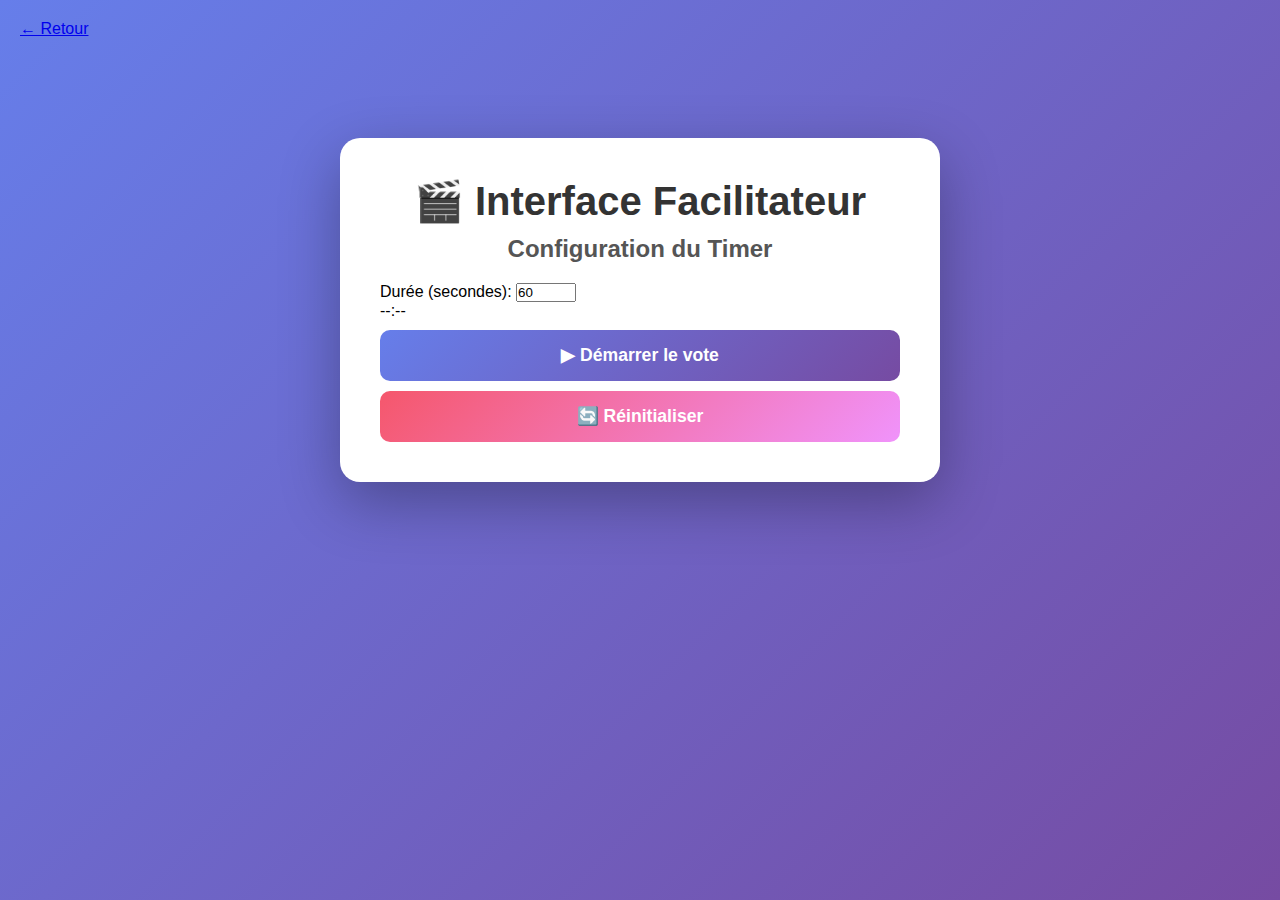
<file: facilitator.html>
<!DOCTYPE html>
<html lang="fr">
<head>
    <meta charset="UTF-8">
    <meta name="viewport" content="width=device-width, initial-scale=1.0">
    <title>Facilitateur - Agile Poker</title>
    <link rel="stylesheet" href="style.css">
</head>
<body>
<a href="index.html" class="back-btn">← Retour</a>

<div class="container">
    <h1>🎬 Interface Facilitateur</h1>

    <div class="timer">
        <h2>Configuration du Timer</h2>
        <div class="timer-config">
            <label for="timerInput">Durée (secondes):</label>
            <input type="number" id="timerInput" value="60" min="10" max="600">
        </div>
        <div class="timer-display" id="facilitatorTimer">--:--</div>
        <div class="timer-controls">
            <button class="btn btn-primary" id="startBtn">
                ▶ Démarrer le vote
            </button>
            <button class="btn btn-danger" id="resetBtn" disabled>
                🔄 Réinitialiser
            </button>
        </div>
    </div>

    <div id="votingStatus" class="hidden">
        <div class="stats">
            <p><strong>Participants ayant voté:</strong> <span id="voteCount">0</span> / 8</p>
            <p><strong>Statut:</strong> <span id="votingStatusText">En attente...</span></p>
        </div>
    </div>

    <div id="resultsSection" class="hidden">
        <h2>📊 Résultats des votes</h2>
        <div class="votes-container" id="votesDisplay"></div>
    </div>
</div>

<script src="script.js"></script>
<script>
    // Initialize facilitator view
    initFacilitator();
</script>
</body>
</html>
</file>
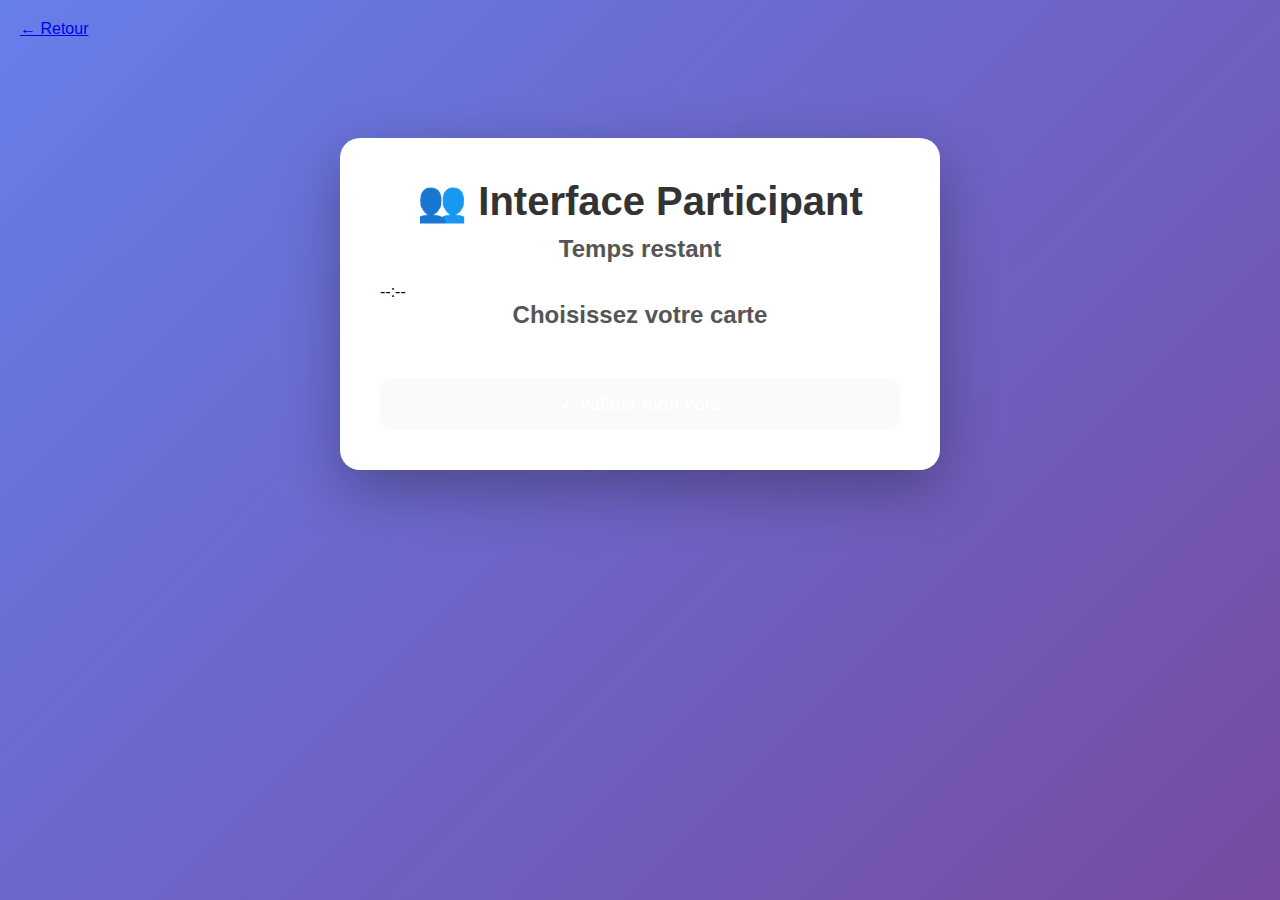
<file: participant.html>
<!DOCTYPE html>
<html lang="fr">
<head>
    <meta charset="UTF-8">
    <meta name="viewport" content="width=device-width, initial-scale=1.0">
    <title>Participant - Agile Poker</title>
    <link rel="stylesheet" href="style.css">
</head>
<body>
<a href="index.html" class="back-btn">← Retour</a>

<div class="container">
    <h1>👥 Interface Participant</h1>

    <div class="timer">
        <h2>Temps restant</h2>
        <div class="timer-display" id="participantTimer">--:--</div>
    </div>

    <div id="participantMessage"></div>

    <div id="cardSelection">
        <h2>Choisissez votre carte</h2>
        <div class="cards-grid" id="participantCards"></div>
        <div class="vote-btn-container">
            <button class="btn btn-success" id="voteBtn" disabled>
                ✓ Valider mon vote
            </button>
        </div>
    </div>
</div>

<script src="script.js"></script>
<script>
    // Initialize participant view
    initParticipant();
</script>
</body>
</html>
</file>
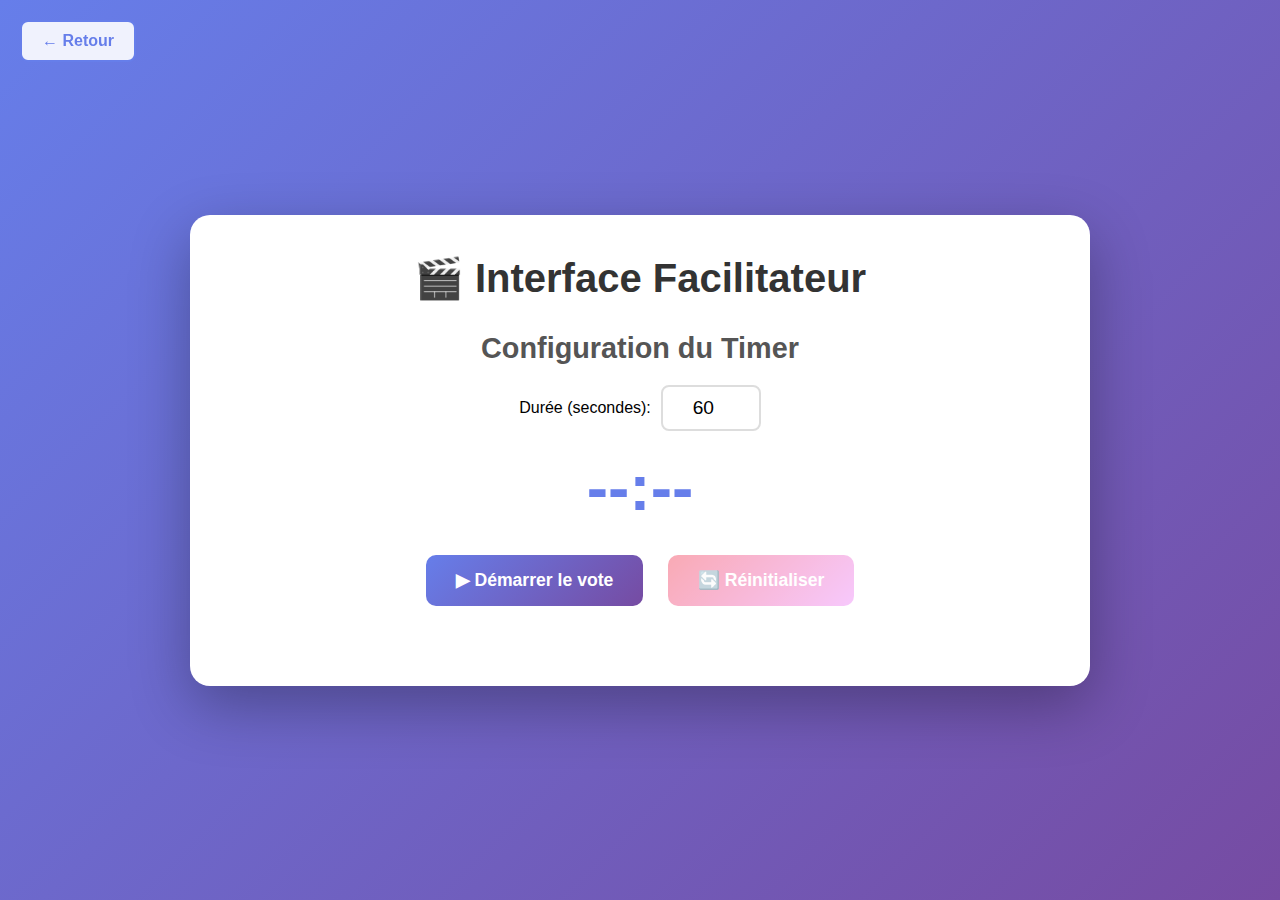
<file: app/facilitator.html>
<!DOCTYPE html>
<html lang="fr">
<head>
    <meta charset="UTF-8">
    <meta name="viewport" content="width=device-width, initial-scale=1.0">
    <title>Facilitateur - Agile Poker</title>
    <link rel="stylesheet" href="../styles/style.css">
</head>
<body>
<a href="../index.html" class="back-btn">← Retour</a>

<div class="container">
    <h1>🎬 Interface Facilitateur</h1>

    <div class="timer">
        <h2>Configuration du Timer</h2>
        <div class="timer-config">
            <label for="timerInput">Durée (secondes):</label>
            <input type="number" id="timerInput" value="60" min="10" max="600">
        </div>
        <div class="timer-display" id="facilitatorTimer">--:--</div>
        <div class="timer-controls">
            <button class="btn btn-primary" id="startBtn">
                ▶ Démarrer le vote
            </button>
            <button class="btn btn-danger" id="resetBtn" disabled>
                🔄 Réinitialiser
            </button>
        </div>
    </div>

    <div id="votingStatus" class="hidden">
        <div class="stats">
            <p><strong>Participants ayant voté:</strong> <span id="voteCount">0</span> / 8</p>
            <p><strong>Statut:</strong> <span id="votingStatusText">En attente...</span></p>
        </div>
    </div>

    <div id="resultsSection" class="hidden">
        <h2>📊 Résultats des votes</h2>
        <div class="votes-container" id="votesDisplay"></div>
    </div>
</div>

<script src="../scripts/script.js"></script>
<script>
    // Initialize facilitator view
    initFacilitator();
</script>
</body>
</html>
</file>
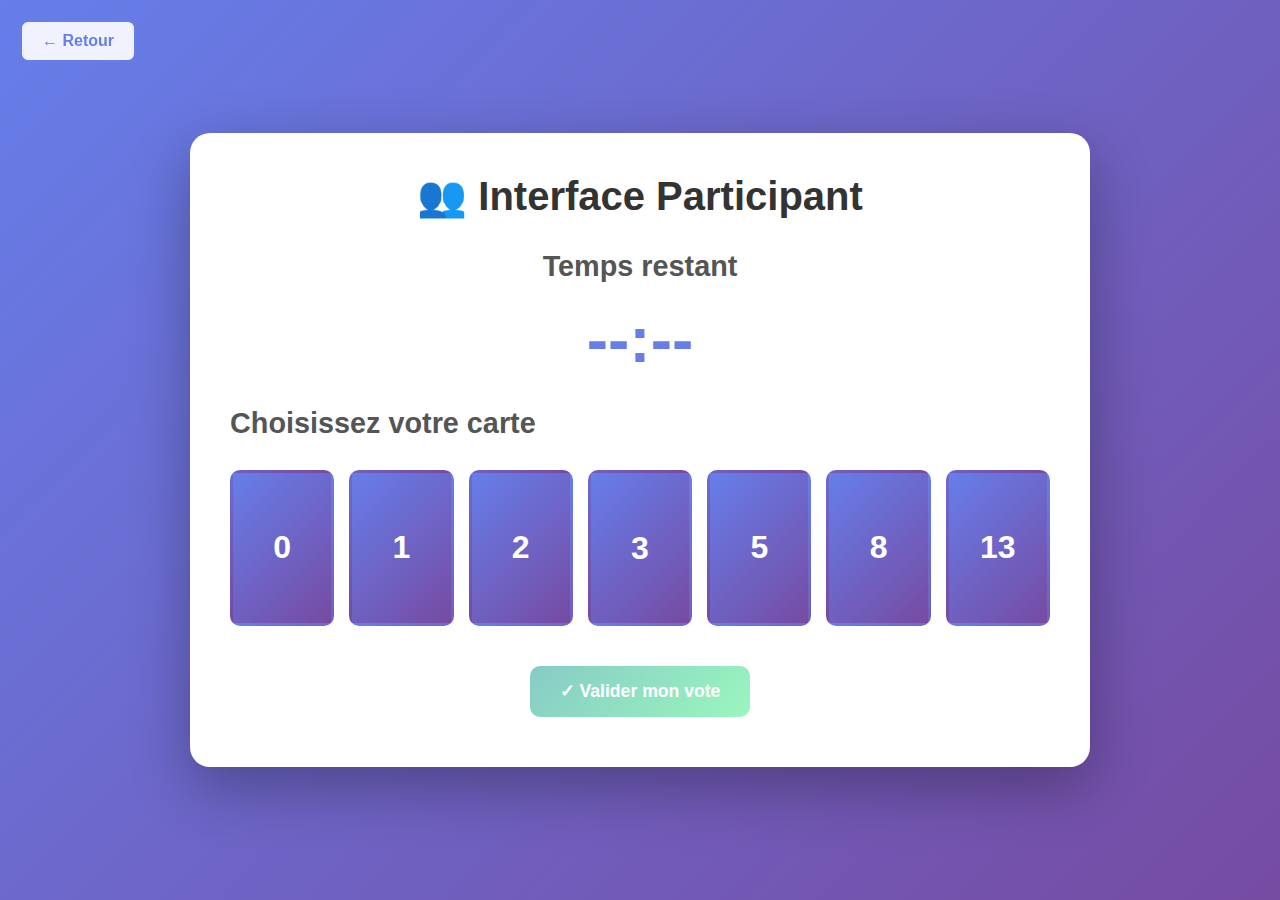
<file: app/participant.html>
<!DOCTYPE html>
<html lang="fr">
<head>
    <meta charset="UTF-8">
    <meta name="viewport" content="width=device-width, initial-scale=1.0">
    <title>Participant - Agile Poker</title>
    <link rel="stylesheet" href="../styles/style.css">
</head>
<body>
<a href="../index.html" class="back-btn">← Retour</a>

<div class="container">
    <h1>👥 Interface Participant</h1>

    <div class="timer">
        <h2>Temps restant</h2>
        <div class="timer-display" id="participantTimer">--:--</div>
    </div>

    <div id="participantMessage"></div>

    <div id="cardSelection">
        <h2>Choisissez votre carte</h2>
        <div class="cards-grid" id="participantCards"></div>
        <div class="vote-btn-container">
            <button class="btn btn-success" id="voteBtn" disabled>
                ✓ Valider mon vote
            </button>
        </div>
    </div>
</div>

<script src="../scripts/script.js"></script>
<script>
    // Initialize participant view
    initParticipant();
</script>
</body>
</html>
</file>
<file: style.css>
* {
    margin: 0;
    padding: 0;
    box-sizing: border-box;
}

body {
    font-family: 'Segoe UI', Tahoma, Geneva, Verdana, sans-serif;
    background: linear-gradient(135deg, #667eea 0%, #764ba2 100%);
    min-height: 100vh;
    padding: 20px;
}

/* ==================== LOGIN SCREEN ==================== */

.container {
    max-width: 600px;
    margin: 100px auto;
    background: white;
    border-radius: 20px;
    box-shadow: 0 20px 60px rgba(0, 0, 0, 0.3);
    padding: 40px;
    animation: fadeIn 0.5s ease;
}

.role-buttons {
    display: grid;
    grid-template-columns: 1fr 1fr;
    gap: 20px;
    margin-top: 30px;
}

.role-btn {
    padding: 40px 20px;
    font-size: 1.2em;
    border: none;
    border-radius: 15px;
    cursor: pointer;
    transition: all 0.3s ease;
    font-weight: bold;
    color: white;
    background: linear-gradient(135deg, #667eea 0%, #764ba2 100%);
}

.role-btn.facilitator {
    background: linear-gradient(135deg, #f093fb 0%, #f5576c 100%);
}

.role-btn.participant {
    background: linear-gradient(135deg, #667eea 0%, #764ba2 100%);
}

.role-btn:hover {
    transform: translateY(-5px);
    box-shadow: 0 10px 25px rgba(0, 0, 0, 0.3);
}

.form-box {
    animation: fadeIn 0.5s ease;
}

.back-link {
    background: none;
    border: none;
    color: #667eea;
    cursor: pointer;
    font-size: 1em;
    margin-bottom: 20px;
    padding: 10px;
    transition: color 0.3s;
}

.back-link:hover {
    color: #764ba2;
}

.form-description {
    text-align: center;
    color: #666;
    margin-bottom: 30px;
    font-size: 1em;
}

.divider {
    display: flex;
    align-items: center;
    text-align: center;
    margin: 30px 0;
}

.divider::before,
.divider::after {
    content: '';
    flex: 1;
    border-bottom: 2px solid #ddd;
}

.divider span {
    padding: 0 20px;
    color: #999;
    font-weight: bold;
}

.join-existing {
    margin-top: 20px;
}

.session-code-input {
    text-transform: lowercase;
    font-family: 'Courier New', monospace;
}

@keyframes fadeIn {
    from { opacity: 0; transform: translateY(20px); }
    to { opacity: 1; transform: translateY(0); }
}

h1 {
    color: #333;
    text-align: center;
    margin-bottom: 10px;
    font-size: 2.5em;
}

h2 {
    color: #555;
    margin-bottom: 20px;
    font-size: 1.5em;
    text-align: center;
}

.subtitle {
    text-align: center;
    color: #666;
    margin-bottom: 40px;
    font-size: 1.1em;
}

.login-box {
    margin-top: 30px;
}

.session-info-text {
    text-align: center;
    background: #f8f9fa;
    padding: 15px;
    border-radius: 10px;
    margin-bottom: 20px;
    color: #667eea;
    font-weight: bold;
    font-size: 1.1em;
}

.login-box input[type="text"],
.form-box input[type="text"] {
    width: 100%;
    padding: 15px;
    font-size: 1.1em;
    border: 2px solid #ddd;
    border-radius: 10px;
    margin-bottom: 15px;
    transition: border-color 0.3s;
}

.login-box input[type="text"]:focus,
.form-box input[type="text"]:focus {
    outline: none;
    border-color: #667eea;
}

.hint {
    text-align: center;
    color: #999;
    font-size: 0.9em;
    margin-top: 20px;
}

.error-shake {
    animation: shake 0.5s;
    border-color: #f5576c !important;
}

@keyframes shake {
    0%, 100% { transform: translateX(0); }
    25% { transform: translateX(-10px); }
    75% { transform: translateX(10px); }
}

/* ==================== POKER INTERFACE ==================== */

.poker-container {
    max-width: 1200px;
    margin: 0 auto;
    background: white;
    border-radius: 20px;
    box-shadow: 0 20px 60px rgba(0, 0, 0, 0.3);
    padding: 30px;
    animation: fadeIn 0.5s ease;
}

.poker-header {
    display: flex;
    justify-content: space-between;
    align-items: center;
    margin-bottom: 30px;
    padding-bottom: 20px;
    border-bottom: 2px solid #f0f0f0;
}

.session-info-header {
    flex: 1;
}

.session-info-header h1 {
    margin-bottom: 10px;
    font-size: 2em;
}

.header-badges {
    display: flex;
    gap: 10px;
    flex-wrap: wrap;
}

.session-badge-inline {
    display: inline-flex;
    align-items: center;
    background: #f8f9fa;
    padding: 8px 15px;
    border-radius: 20px;
    border: 2px solid #667eea;
}

.role-badge-inline {
    display: inline-flex;
    align-items: center;
    gap: 8px;
    padding: 8px 15px;
    border-radius: 20px;
    border: 2px solid #ddd;
    background: #f8f9fa;
}

.role-badge-inline.role-facilitator {
    border-color: #f5576c;
    background: linear-gradient(135deg, rgba(240, 147, 251, 0.1) 0%, rgba(245, 87, 108, 0.1) 100%);
}

.role-badge-inline.role-participant {
    border-color: #667eea;
    background: linear-gradient(135deg, rgba(102, 126, 234, 0.1) 0%, rgba(118, 75, 162, 0.1) 100%);
}

.role-icon {
    font-size: 1.2em;
}

.role-text {
    font-weight: bold;
    font-size: 0.9em;
    color: #555;
}

.session-label {
    color: #666;
    margin-right: 8px;
    font-size: 0.9em;
}

.session-id {
    color: #667eea;
    font-weight: bold;
    font-size: 1.2em;
    letter-spacing: 1px;
}

.share-btn {
    padding: 12px 25px;
    background: linear-gradient(135deg, #11998e 0%, #38ef7d 100%);
    color: white;
    border: none;
    border-radius: 10px;
    font-size: 1em;
    font-weight: bold;
    cursor: pointer;
    transition: transform 0.3s;
}

.share-btn:hover {
    transform: translateY(-2px);
}

/* ==================== PLAYERS SECTION ==================== */

.players-section {
    margin-bottom: 30px;
}

.players-section h3 {
    color: #555;
    margin-bottom: 15px;
}

.players-list {
    display: flex;
    flex-wrap: wrap;
    gap: 10px;
}

.player-card {
    display: flex;
    align-items: center;
    gap: 10px;
    padding: 10px 15px;
    background: #f8f9fa;
    border-radius: 10px;
    border: 2px solid #e0e0e0;
    transition: all 0.3s;
}

.player-card.current-player {
    background: linear-gradient(135deg, #667eea 0%, #764ba2 100%);
    color: white;
    border-color: #667eea;
}

.player-name {
    font-weight: bold;
}

.player-vote {
    font-size: 1.2em;
}

/* ==================== STORY SECTION ==================== */

.story-section {
    margin-bottom: 30px;
}

.story-section h3 {
    color: #555;
    margin-bottom: 15px;
}

.story-input {
    width: 100%;
    padding: 15px;
    font-size: 1.1em;
    border: 2px solid #ddd;
    border-radius: 10px;
    transition: border-color 0.3s;
}

.story-input:focus {
    outline: none;
    border-color: #667eea;
}

/* ==================== VOTING SECTION ==================== */

.voting-section {
    margin-bottom: 30px;
}

.voting-section h3 {
    color: #555;
    margin-bottom: 15px;
}

.cards-grid {
    display: grid;
    grid-template-columns: repeat(auto-fit, minmax(80px, 1fr));
    gap: 15px;
    margin-bottom: 20px;
}

.poker-card {
    aspect-ratio: 2/3;
    background: linear-gradient(135deg, #667eea 0%, #764ba2 100%);
    border-radius: 15px;
    display: flex;
    align-items: center;
    justify-content: center;
    font-size: 2.5em;
    font-weight: bold;
    color: white;
    cursor: pointer;
    transition: all 0.3s ease;
    border: 3px solid transparent;
    box-shadow: 0 5px 15px rgba(0, 0, 0, 0.2);
}

.poker-card:hover {
    transform: translateY(-5px);
    box-shadow: 0 10px 25px rgba(0, 0, 0, 0.3);
}

.poker-card.selected {
    border-color: #f5576c;
    box-shadow: 0 0 25px rgba(245, 87, 108, 0.6);
    transform: translateY(-10px);
}

.vote-status {
    text-align: center;
    padding: 15px;
    background: #f8f9fa;
    border-radius: 10px;
    color: #666;
    font-weight: bold;
}

.vote-status.voted {
    background: #d4edda;
    color: #155724;
}

/* ==================== ACTIONS ==================== */

.actions-section {
    display: flex;
    gap: 15px;
    margin-bottom: 30px;
}

.btn {
    flex: 1;
    padding: 15px 30px;
    font-size: 1.1em;
    border: none;
    border-radius: 10px;
    cursor: pointer;
    transition: all 0.3s ease;
    font-weight: bold;
    color: white;
    width: 100%;
    margin-top: 10px;
}

.btn-primary {
    background: linear-gradient(135deg, #667eea 0%, #764ba2 100%);
}

.btn-secondary {
    background: linear-gradient(135deg, #11998e 0%, #38ef7d 100%);
}

.btn-danger {
    background: linear-gradient(135deg, #f5576c 0%, #f093fb 100%);
}

.btn:hover {
    transform: translateY(-2px);
    box-shadow: 0 5px 15px rgba(0, 0, 0, 0.2);
}

/* ==================== RESULTS ==================== */

.results-section {
    padding-top: 30px;
    border-top: 2px solid #f0f0f0;
}

.results-section h3 {
    color: #555;
    margin-bottom: 20px;
}

.results-stats {
    display: grid;
    grid-template-columns: repeat(3, 1fr);
    gap: 15px;
    margin-bottom: 30px;
}

.stat-box {
    background: #f8f9fa;
    padding: 20px;
    border-radius: 10px;
    text-align: center;
    border: 2px solid #e0e0e0;
}

.stat-label {
    color: #666;
    font-size: 0.9em;
    margin-bottom: 10px;
}

.stat-value {
    color: #667eea;
    font-size: 2.5em;
    font-weight: bold;
}

.votes-grid {
    display: grid;
    grid-template-columns: repeat(auto-fill, minmax(150px, 1fr));
    gap: 15px;
}

.vote-result-card {
    background: white;
    border: 3px solid #667eea;
    border-radius: 15px;
    padding: 20px;
    text-align: center;
    box-shadow: 0 5px 15px rgba(0, 0, 0, 0.1);
}

.vote-player-name {
    font-size: 0.9em;
    color: #666;
    margin-bottom: 10px;
}

.vote-card-value {
    font-size: 3em;
    font-weight: bold;
    color: #667eea;
}

/* ==================== UTILITIES ==================== */

.hidden {
    display: none !important;
}

/* ==================== NOTIFICATIONS ==================== */

.notification {
    position: fixed;
    top: 20px;
    right: 20px;
    padding: 15px 25px;
    background: white;
    border-radius: 10px;
    box-shadow: 0 5px 25px rgba(0, 0, 0, 0.3);
    z-index: 1000;
    transform: translateX(400px);
    transition: transform 0.3s ease;
}

.notification.show {
    transform: translateX(0);
}

.notification-success {
    border-left: 5px solid #38ef7d;
}

.notification-warning {
    border-left: 5px solid #f5576c;
}

.notification-info {
    border-left: 5px solid #667eea;
}

/* ==================== RESPONSIVE ==================== */

@media (max-width: 768px) {
    .poker-container {
        padding: 20px;
    }

    .poker-header {
        flex-direction: column;
        gap: 15px;
    }

    .share-btn {
        width: 100%;
    }

    .cards-grid {
        grid-template-columns: repeat(3, 1fr);
    }

    .results-stats {
        grid-template-columns: 1fr;
    }

    .actions-section {
        flex-direction: column;
    }

    .votes-grid {
        grid-template-columns: repeat(2, 1fr);
    }
}

@media (max-width: 480px) {
    h1 {
        font-size: 1.8em;
    }

    .cards-grid {
        grid-template-columns: repeat(2, 1fr);
    }

    .poker-card {
        font-size: 2em;
    }
}
</file>
<file: styles/style.css>
* {
    margin: 0;
    padding: 0;
    box-sizing: border-box;
}

body {
    font-family: 'Segoe UI', Tahoma, Geneva, Verdana, sans-serif;
    background: linear-gradient(135deg, #667eea 0%, #764ba2 100%);
    min-height: 100vh;
    display: flex;
    justify-content: center;
    align-items: center;
    padding: 20px;
}

.container {
    background: white;
    border-radius: 20px;
    box-shadow: 0 20px 60px rgba(0, 0, 0, 0.3);
    padding: 40px;
    max-width: 900px;
    width: 100%;
    animation: fadeIn 0.5s ease;
}

@keyframes fadeIn {
    from { opacity: 0; transform: translateY(20px); }
    to { opacity: 1; transform: translateY(0); }
}

h1 {
    color: #333;
    text-align: center;
    margin-bottom: 30px;
    font-size: 2.5em;
}

h2 {
    color: #555;
    margin-bottom: 20px;
    font-size: 1.8em;
}

.subtitle {
    text-align: center;
    color: #666;
    margin-bottom: 40px;
    font-size: 1.1em;
}

/* Home Page */
.home-buttons {
    display: flex;
    gap: 20px;
    justify-content: center;
    flex-wrap: wrap;
}

.role-btn {
    padding: 30px 50px;
    font-size: 1.2em;
    border: none;
    border-radius: 15px;
    cursor: pointer;
    transition: all 0.3s ease;
    font-weight: bold;
    color: white;
    min-width: 250px;
    text-decoration: none;
    display: inline-block;
    text-align: center;
}

.role-btn.participant {
    background: linear-gradient(135deg, #667eea 0%, #764ba2 100%);
}

.role-btn.facilitator {
    background: linear-gradient(135deg, #f093fb 0%, #f5576c 100%);
}

.role-btn:hover {
    transform: translateY(-5px);
    box-shadow: 0 10px 25px rgba(0, 0, 0, 0.2);
}

/* Cards Grid */
.cards-grid {
    display: grid;
    grid-template-columns: repeat(auto-fit, minmax(80px, 1fr));
    gap: 15px;
    margin: 30px 0;
}

.card {
    aspect-ratio: 2/3;
    background: linear-gradient(135deg, #667eea 0%, #764ba2 100%);
    border-radius: 10px;
    display: flex;
    align-items: center;
    justify-content: center;
    font-size: 2em;
    font-weight: bold;
    color: white;
    cursor: pointer;
    transition: all 0.3s ease;
    border: 3px solid transparent;
}

.card:hover {
    transform: translateY(-5px);
    box-shadow: 0 10px 20px rgba(0, 0, 0, 0.2);
}

.card.selected {
    border-color: #f5576c;
    box-shadow: 0 0 20px rgba(245, 87, 108, 0.5);
}

.card.disabled {
    opacity: 0.5;
    cursor: not-allowed;
}

/* Timer */
.timer {
    text-align: center;
    margin: 30px 0;
}

.timer-display {
    font-size: 4em;
    font-weight: bold;
    color: #667eea;
    margin: 20px 0;
    transition: color 0.3s ease;
}

.timer-display.warning {
    color: #f5576c;
    animation: pulse 1s infinite;
}

@keyframes pulse {
    0%, 100% { transform: scale(1); }
    50% { transform: scale(1.05); }
}

.timer-config {
    display: flex;
    gap: 10px;
    align-items: center;
    justify-content: center;
    margin-bottom: 20px;
}

.timer-config input {
    padding: 10px;
    font-size: 1.2em;
    border: 2px solid #ddd;
    border-radius: 8px;
    width: 100px;
    text-align: center;
}

.timer-controls {
    text-align: center;
}

.vote-btn-container {
    text-align: center;
    margin-top: 20px;
}

/* Buttons */
.btn {
    padding: 15px 30px;
    font-size: 1.1em;
    border: none;
    border-radius: 10px;
    cursor: pointer;
    transition: all 0.3s ease;
    font-weight: bold;
    color: white;
    margin: 10px;
}

.btn-primary {
    background: linear-gradient(135deg, #667eea 0%, #764ba2 100%);
}

.btn-success {
    background: linear-gradient(135deg, #11998e 0%, #38ef7d 100%);
}

.btn-danger {
    background: linear-gradient(135deg, #f5576c 0%, #f093fb 100%);
}

.btn:hover {
    transform: translateY(-2px);
    box-shadow: 0 5px 15px rgba(0, 0, 0, 0.2);
}

.btn:disabled {
    opacity: 0.5;
    cursor: not-allowed;
    transform: none;
}

/* Messages */
.message {
    padding: 20px;
    border-radius: 10px;
    margin: 20px 0;
    text-align: center;
    font-size: 1.2em;
    animation: slideIn 0.5s ease;
}

@keyframes slideIn {
    from { opacity: 0; transform: translateX(-20px); }
    to { opacity: 1; transform: translateX(0); }
}

.message.success {
    background: #d4edda;
    color: #155724;
    border: 2px solid #c3e6cb;
}

.message.info {
    background: #d1ecf1;
    color: #0c5460;
    border: 2px solid #bee5eb;
}

/* Votes Display */
.votes-container {
    display: grid;
    grid-template-columns: repeat(auto-fill, minmax(150px, 1fr));
    gap: 20px;
    margin: 30px 0;
}

.vote-card {
    background: white;
    border: 3px solid #667eea;
    border-radius: 15px;
    padding: 20px;
    text-align: center;
    box-shadow: 0 5px 15px rgba(0, 0, 0, 0.1);
}

.vote-card .participant-id {
    font-size: 0.9em;
    color: #666;
    margin-bottom: 10px;
}

.vote-card .vote-value {
    font-size: 3em;
    font-weight: bold;
    color: #667eea;
}

.stats {
    background: #f8f9fa;
    border-radius: 10px;
    padding: 20px;
    margin: 20px 0;
}

.stats p {
    font-size: 1.1em;
    color: #555;
    margin: 10px 0;
}

/* Back Button */
.back-btn {
    position: fixed;
    top: 20px;
    left: 20px;
    padding: 10px 20px;
    background: rgba(255, 255, 255, 0.9);
    color: #667eea;
    border: 2px solid #667eea;
    border-radius: 8px;
    cursor: pointer;
    font-weight: bold;
    transition: all 0.3s ease;
    text-decoration: none;
    z-index: 1000;
}

.back-btn:hover {
    background: #667eea;
    color: white;
}

.hidden {
    display: none;
}

/* Responsive */
@media (max-width: 768px) {
    .container {
        padding: 20px;
    }

    h1 {
        font-size: 1.8em;
    }

    .timer-display {
        font-size: 3em;
    }

    .cards-grid {
        grid-template-columns: repeat(4, 1fr);
    }

    .home-buttons {
        flex-direction: column;
    }

    .role-btn {
        width: 100%;
    }
}
</file>
